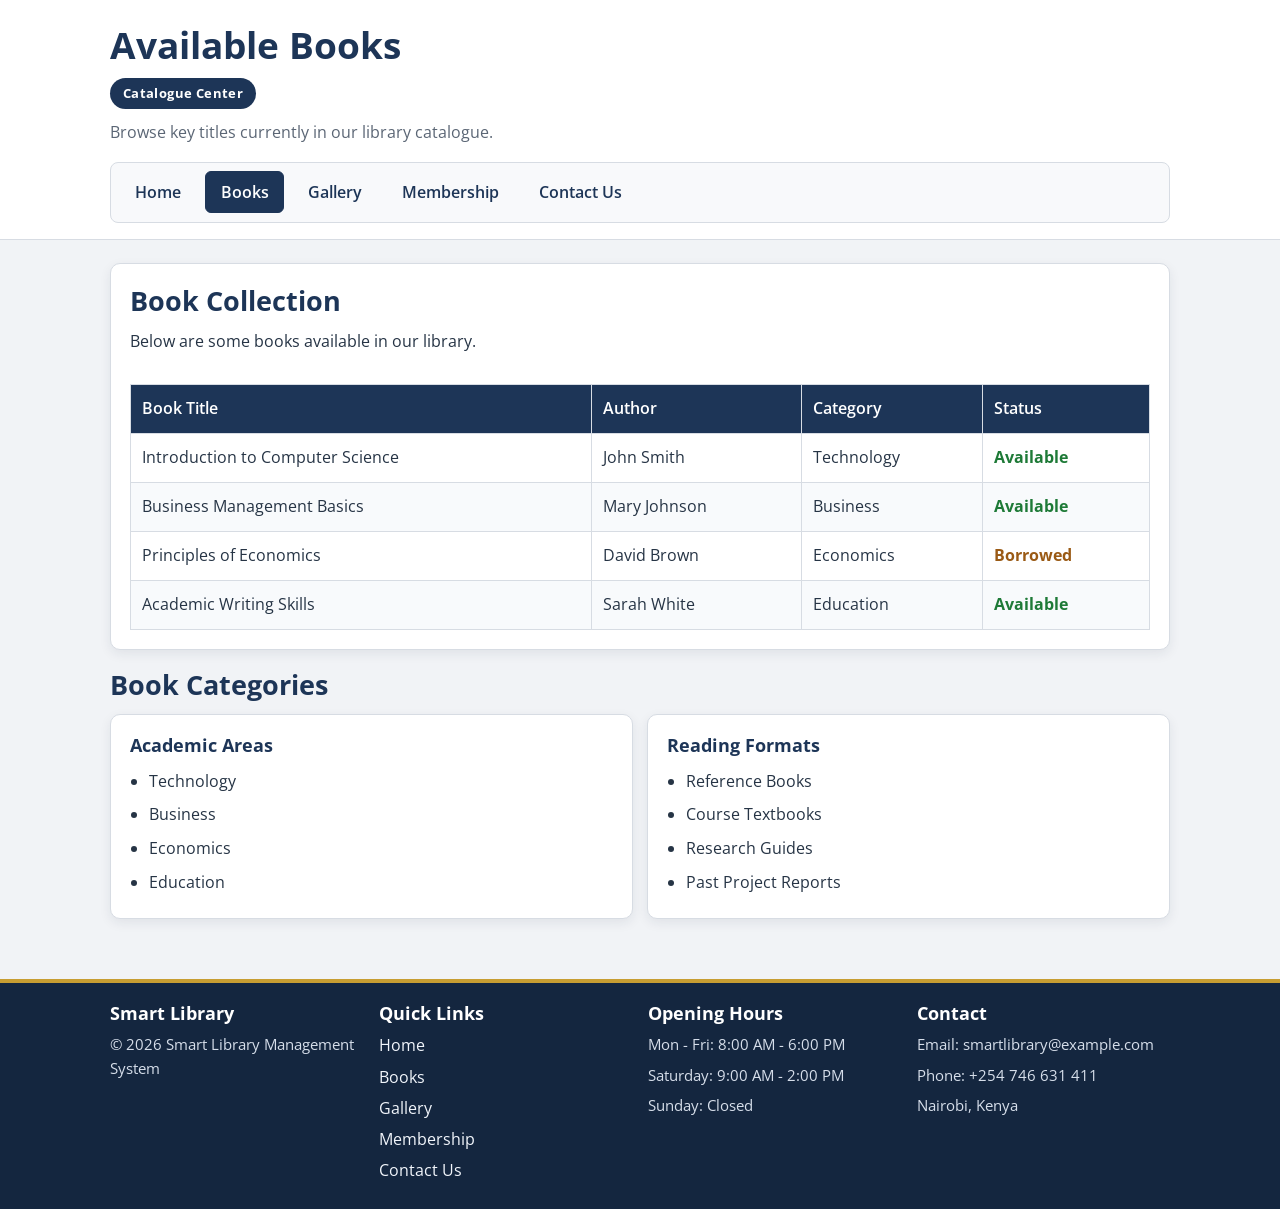
<file: books.html>
<!DOCTYPE html>
<html lang="en">
<head>
    <meta charset="UTF-8">
    <meta name="viewport" content="width=device-width, initial-scale=1.0">
    <title>Available Books</title>
    <link rel="stylesheet" href="styles.css">
</head>
<body>
    <header class="site-header">
        <div class="site-container">
            <h1>Available Books</h1>
            <p class="page-ribbon">Catalogue Center</p>
            <p class="intro-text">Browse key titles currently in our library catalogue.</p>

            <nav class="site-nav" aria-label="Main navigation">
                <a href="index.html">Home</a>
                <a class="active" href="books.html">Books</a>
                <a href="gallery.html">Gallery</a>
                <a href="membership.html">Membership</a>
                <a href="contact.html">Contact Us</a>
            </nav>
        </div>
    </header>

    <main class="site-container">
        <section class="content-card">
            <h2>Book Collection</h2>
            <p>Below are some books available in our library.</p>

            <div class="table-wrap">
                <table>
                    <thead>
                        <tr>
                            <th>Book Title</th>
                            <th>Author</th>
                            <th>Category</th>
                            <th>Status</th>
                        </tr>
                    </thead>
                    <tbody>
                        <tr>
                            <td>Introduction to Computer Science</td>
                            <td>John Smith</td>
                            <td>Technology</td>
                            <td><span class="status-available">Available</span></td>
                        </tr>
                        <tr>
                            <td>Business Management Basics</td>
                            <td>Mary Johnson</td>
                            <td>Business</td>
                            <td><span class="status-available">Available</span></td>
                        </tr>
                        <tr>
                            <td>Principles of Economics</td>
                            <td>David Brown</td>
                            <td>Economics</td>
                            <td><span class="status-borrowed">Borrowed</span></td>
                        </tr>
                        <tr>
                            <td>Academic Writing Skills</td>
                            <td>Sarah White</td>
                            <td>Education</td>
                            <td><span class="status-available">Available</span></td>
                        </tr>
                    </tbody>
                </table>
            </div>
        </section>

        <section>
            <h2>Book Categories</h2>
            <div class="feature-grid two-col">
                <article class="section-card">
                    <h3>Academic Areas</h3>
                    <ul class="category-list">
                        <li>Technology</li>
                        <li>Business</li>
                        <li>Economics</li>
                        <li>Education</li>
                    </ul>
                </article>

                <article class="section-card">
                    <h3>Reading Formats</h3>
                    <ul class="category-list">
                        <li>Reference Books</li>
                        <li>Course Textbooks</li>
                        <li>Research Guides</li>
                        <li>Past Project Reports</li>
                    </ul>
                </article>
            </div>
        </section>
    </main>

    <footer class="site-footer">
        <div class="site-container footer-grid">
            <section>
                <h3>Smart Library</h3>
                <p>&copy; 2026 Smart Library Management System</p>
            </section>

            <section>
                <h3>Quick Links</h3>
                <ul>
                    <li><a href="index.html">Home</a></li>
                    <li><a href="books.html">Books</a></li>
                    <li><a href="gallery.html">Gallery</a></li>
                    <li><a href="membership.html">Membership</a></li>
                    <li><a href="contact.html">Contact Us</a></li>
                </ul>
            </section>

            <section>
                <h3>Opening Hours</h3>
                <p>Mon - Fri: 8:00 AM - 6:00 PM</p>
                <p>Saturday: 9:00 AM - 2:00 PM</p>
                <p>Sunday: Closed</p>
            </section>

            <section>
                <h3>Contact</h3>
                <p>Email: smartlibrary@example.com</p>
                <p>Phone: +254 746 631 411</p>
                <p>Nairobi, Kenya</p>
            </section>
        </div>
    </footer>
</body>
</html>
</file>
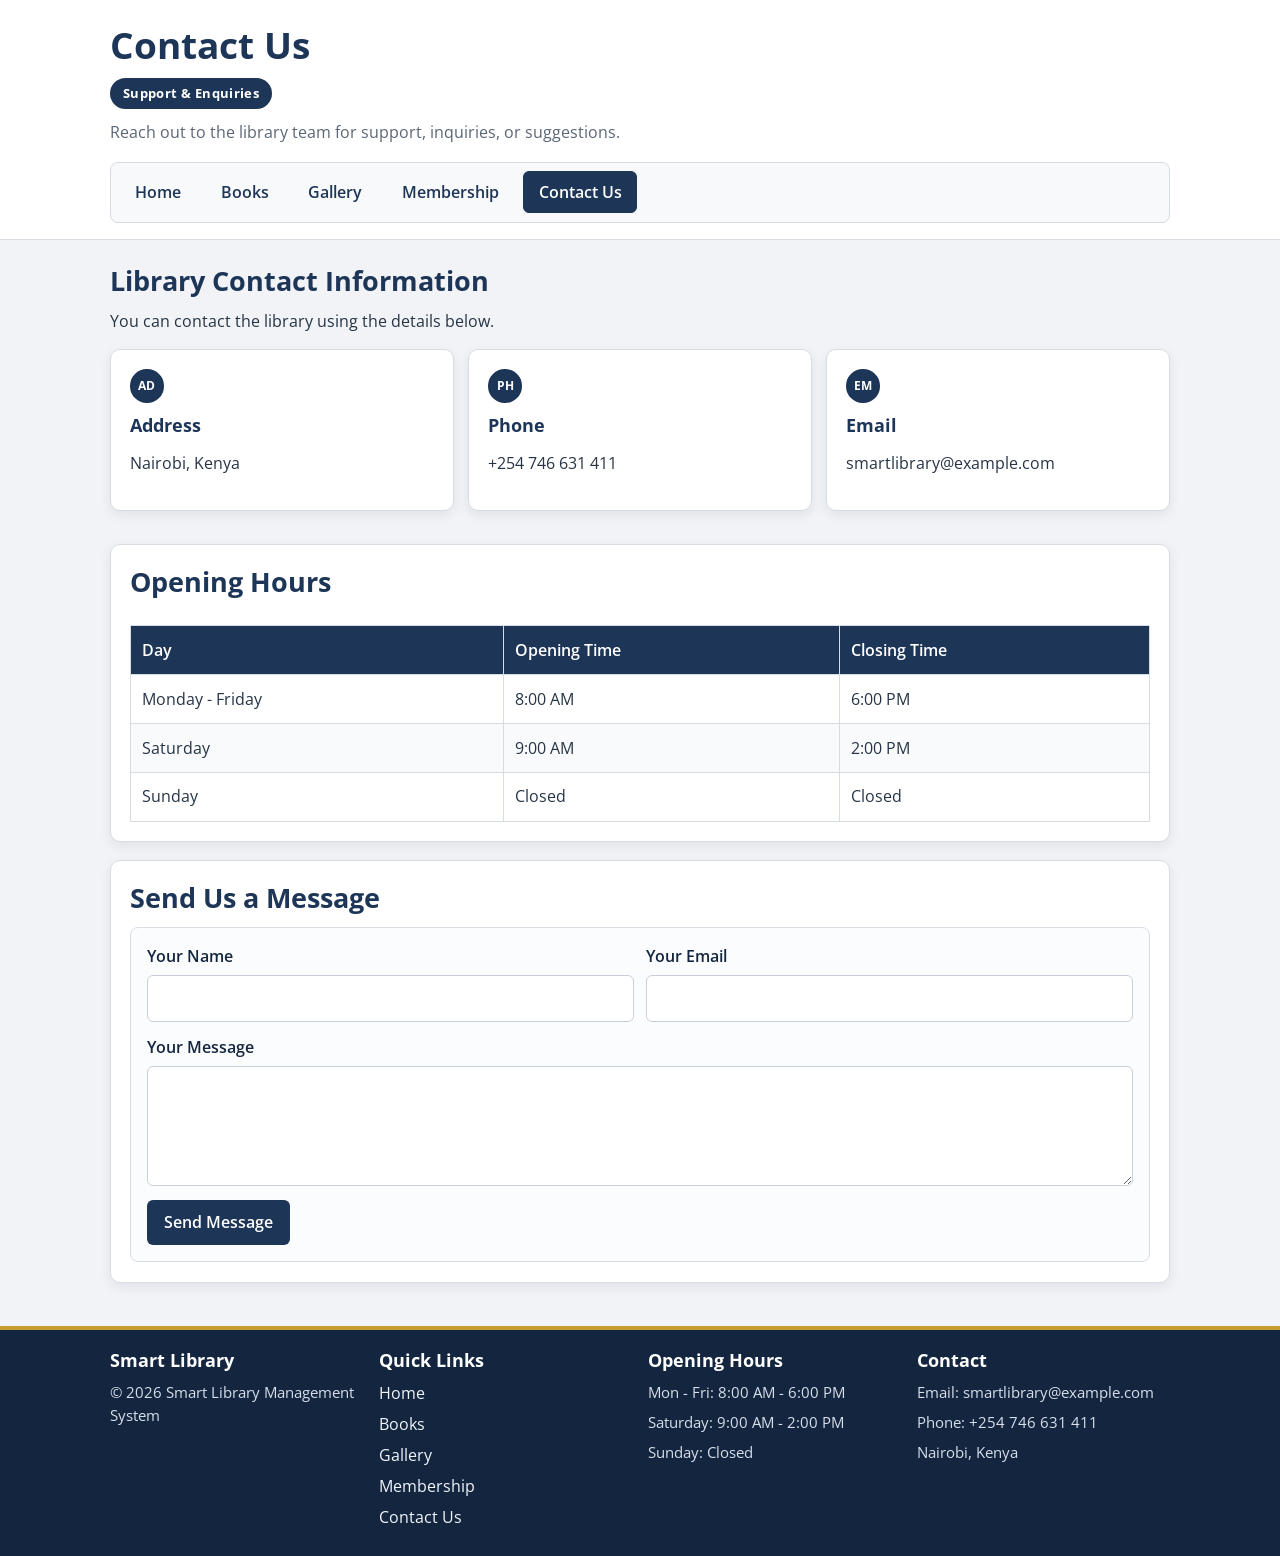
<file: contact.html>
<!DOCTYPE html>
<html lang="en">
<head>
    <meta charset="UTF-8">
    <meta name="viewport" content="width=device-width, initial-scale=1.0">
    <title>Contact Us</title>
    <link rel="stylesheet" href="styles.css">
</head>
<body>
    <header class="site-header">
        <div class="site-container">
            <h1>Contact Us</h1>
            <p class="page-ribbon">Support & Enquiries</p>
            <p class="intro-text">Reach out to the library team for support, inquiries, or suggestions.</p>

            <nav class="site-nav" aria-label="Main navigation">
                <a href="index.html">Home</a>
                <a href="books.html">Books</a>
                <a href="gallery.html">Gallery</a>
                <a href="membership.html">Membership</a>
                <a class="active" href="contact.html">Contact Us</a>
            </nav>
        </div>
    </header>

    <main class="site-container">
        <section>
            <h2>Library Contact Information</h2>
            <p>You can contact the library using the details below.</p>

            <div class="feature-grid three-col">
                <article class="section-card info-card">
                    <span class="icon-badge" aria-hidden="true">AD</span>
                    <h3>Address</h3>
                    <p>Nairobi, Kenya</p>
                </article>

                <article class="section-card info-card">
                    <span class="icon-badge" aria-hidden="true">PH</span>
                    <h3>Phone</h3>
                    <p>+254 746 631 411</p>
                </article>

                <article class="section-card info-card">
                    <span class="icon-badge" aria-hidden="true">EM</span>
                    <h3>Email</h3>
                    <p>smartlibrary@example.com</p>
                </article>
            </div>
        </section>

        <section class="content-card">
            <h2>Opening Hours</h2>
            <div class="table-wrap">
                <table>
                    <thead>
                        <tr>
                            <th>Day</th>
                            <th>Opening Time</th>
                            <th>Closing Time</th>
                        </tr>
                    </thead>
                    <tbody>
                        <tr>
                            <td>Monday - Friday</td>
                            <td>8:00 AM</td>
                            <td>6:00 PM</td>
                        </tr>
                        <tr>
                            <td>Saturday</td>
                            <td>9:00 AM</td>
                            <td>2:00 PM</td>
                        </tr>
                        <tr>
                            <td>Sunday</td>
                            <td>Closed</td>
                            <td>Closed</td>
                        </tr>
                    </tbody>
                </table>
            </div>
        </section>

        <section class="content-card">
            <h2>Send Us a Message</h2>
            <form action="#" method="post">
                <div class="form-grid">
                    <div class="form-group">
                        <label for="name">Your Name</label>
                        <input id="name" type="text" name="name" required>
                    </div>

                    <div class="form-group">
                        <label for="contact-email">Your Email</label>
                        <input id="contact-email" type="email" name="email" required>
                    </div>

                    <div class="form-group full">
                        <label for="message">Your Message</label>
                        <textarea id="message" name="message"></textarea>
                    </div>
                </div>

                <div class="form-actions">
                    <button type="submit">Send Message</button>
                </div>
            </form>
        </section>
    </main>

    <footer class="site-footer">
        <div class="site-container footer-grid">
            <section>
                <h3>Smart Library</h3>
                <p>&copy; 2026 Smart Library Management System</p>
            </section>

            <section>
                <h3>Quick Links</h3>
                <ul>
                    <li><a href="index.html">Home</a></li>
                    <li><a href="books.html">Books</a></li>
                    <li><a href="gallery.html">Gallery</a></li>
                    <li><a href="membership.html">Membership</a></li>
                    <li><a href="contact.html">Contact Us</a></li>
                </ul>
            </section>

            <section>
                <h3>Opening Hours</h3>
                <p>Mon - Fri: 8:00 AM - 6:00 PM</p>
                <p>Saturday: 9:00 AM - 2:00 PM</p>
                <p>Sunday: Closed</p>
            </section>

            <section>
                <h3>Contact</h3>
                <p>Email: smartlibrary@example.com</p>
                <p>Phone: +254 746 631 411</p>
                <p>Nairobi, Kenya</p>
            </section>
        </div>
    </footer>
</body>
</html>
</file>
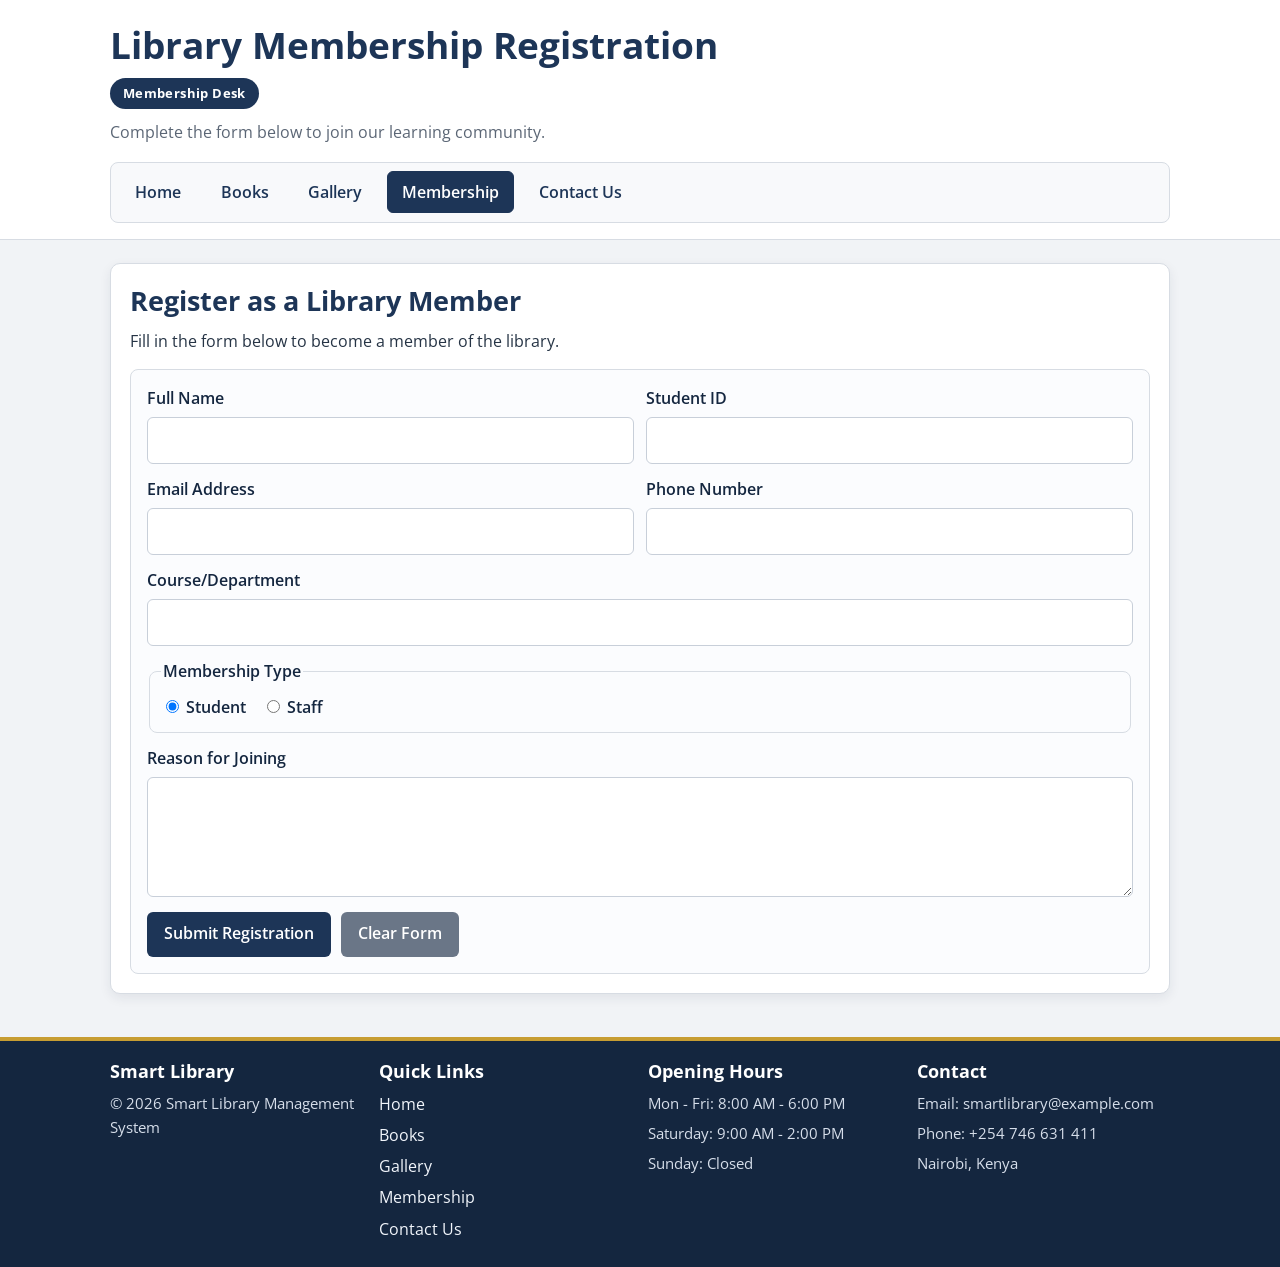
<file: membership.html>
<!DOCTYPE html>
<html lang="en">
<head>
    <meta charset="UTF-8">
    <meta name="viewport" content="width=device-width, initial-scale=1.0">
    <title>Library Membership</title>
    <link rel="stylesheet" href="styles.css">
</head>
<body>
    <header class="site-header">
        <div class="site-container">
            <h1>Library Membership Registration</h1>
            <p class="page-ribbon">Membership Desk</p>
            <p class="intro-text">Complete the form below to join our learning community.</p>

            <nav class="site-nav" aria-label="Main navigation">
                <a href="index.html">Home</a>
                <a href="books.html">Books</a>
                <a href="gallery.html">Gallery</a>
                <a class="active" href="membership.html">Membership</a>
                <a href="contact.html">Contact Us</a>
            </nav>
        </div>
    </header>

    <main class="site-container">
        <section class="content-card">
            <h2>Register as a Library Member</h2>
            <p>Fill in the form below to become a member of the library.</p>

            <form action="#" method="post">
                <div class="form-grid">
                    <div class="form-group">
                        <label for="fullname">Full Name</label>
                        <input id="fullname" type="text" name="fullname" required>
                    </div>

                    <div class="form-group">
                        <label for="studentid">Student ID</label>
                        <input id="studentid" type="text" name="studentid" required>
                    </div>

                    <div class="form-group">
                        <label for="email">Email Address</label>
                        <input id="email" type="email" name="email" required>
                    </div>

                    <div class="form-group">
                        <label for="phone">Phone Number</label>
                        <input id="phone" type="tel" name="phone">
                    </div>

                    <div class="form-group full">
                        <label for="course">Course/Department</label>
                        <input id="course" type="text" name="course">
                    </div>

                    <fieldset class="form-group full radio-group">
                        <legend>Membership Type</legend>
                        <div class="radio-row">
                            <label><input type="radio" name="membership" value="student" checked> Student</label>
                            <label><input type="radio" name="membership" value="staff"> Staff</label>
                        </div>
                    </fieldset>

                    <div class="form-group full">
                        <label for="reason">Reason for Joining</label>
                        <textarea id="reason" name="reason"></textarea>
                    </div>
                </div>

                <div class="form-actions">
                    <button type="submit">Submit Registration</button>
                    <button class="secondary" type="reset">Clear Form</button>
                </div>
            </form>
        </section>
    </main>

    <footer class="site-footer">
        <div class="site-container footer-grid">
            <section>
                <h3>Smart Library</h3>
                <p>&copy; 2026 Smart Library Management System</p>
            </section>

            <section>
                <h3>Quick Links</h3>
                <ul>
                    <li><a href="index.html">Home</a></li>
                    <li><a href="books.html">Books</a></li>
                    <li><a href="gallery.html">Gallery</a></li>
                    <li><a href="membership.html">Membership</a></li>
                    <li><a href="contact.html">Contact Us</a></li>
                </ul>
            </section>

            <section>
                <h3>Opening Hours</h3>
                <p>Mon - Fri: 8:00 AM - 6:00 PM</p>
                <p>Saturday: 9:00 AM - 2:00 PM</p>
                <p>Sunday: Closed</p>
            </section>

            <section>
                <h3>Contact</h3>
                <p>Email: smartlibrary@example.com</p>
                <p>Phone: +254 746 631 411</p>
                <p>Nairobi, Kenya</p>
            </section>
        </div>
    </footer>
</body>
</html>
</file>
<file: styles.css>
/* ==================================================
   SMART LIBRARY CSS LAB STYLESHEET
   One external stylesheet used across all pages
   ================================================== */

/* Google Font Import */
@import url("https://fonts.googleapis.com/css2?family=Open+Sans:wght@400;600;700&display=swap");

/* 1. Root Variables and Global Reset */
:root {
    --navy: #1d3557;
    --navy-dark: #14263f;
    --gold: #c79d32;
    --white: #ffffff;
    --light-grey: #f1f3f6;
    --mid-grey: #d7dce3;
    --text-main: #263445;
    --text-soft: #5b6675;
    --success: #1e7a37;
    --warning: #9a5a15;
    --shadow-soft: 0 4px 12px rgba(20, 38, 63, 0.08);
}

* {
    box-sizing: border-box;
}

html,
body {
    margin: 0;
    padding: 0;
}

body {
    font-family: "Open Sans", sans-serif;
    color: var(--text-main);
    background: var(--light-grey);
    line-height: 1.6;
}

.site-container {
    width: min(1060px, 92%);
    margin: 0 auto;
}

/* 2. Typography */
h1,
h2,
h3 {
    color: var(--navy);
    line-height: 1.3;
    margin-top: 0;
}

h1 {
    font-size: clamp(1.8rem, 4vw, 2.3rem);
    margin-bottom: 0.5rem;
}

h2 {
    font-size: clamp(1.35rem, 3vw, 1.7rem);
    margin-bottom: 0.7rem;
}

h3 {
    font-size: 1.1rem;
    margin-bottom: 0.5rem;
}

p {
    margin-top: 0;
    margin-bottom: 0.9rem;
    color: var(--text-main);
}

a {
    color: var(--navy);
}

a:hover {
    color: var(--gold);
}

/* 3. Header and Navigation */
.site-header {
    padding: 1.4rem 0 1rem;
    border-bottom: 1px solid var(--mid-grey);
    background: var(--white);
}

.intro-text {
    max-width: 760px;
    color: var(--text-soft);
}

.page-ribbon {
    display: inline-block;
    margin: 0 0 0.7rem;
    padding: 0.3rem 0.8rem;
    border-radius: 999px;
    background: var(--navy);
    color: var(--white);
    font-size: 0.82rem;
    font-weight: 700;
    letter-spacing: 0.03em;
}

.site-nav {
    display: flex;
    flex-wrap: wrap;
    gap: 0.55rem;
    margin-top: 1rem;
    padding: 0.55rem;
    border: 1px solid var(--mid-grey);
    border-radius: 8px;
    background: #f8f9fb;
}

.site-nav a {
    text-decoration: none;
    font-weight: 600;
    padding: 0.45rem 0.9rem;
    border-radius: 6px;
    border: 1px solid transparent;
    transition: background-color 0.25s ease, color 0.25s ease, border-color 0.25s ease;
}

.site-nav a:hover {
    background: #edf1f6;
    border-color: var(--mid-grey);
}

.site-nav a.active {
    background: var(--navy);
    color: var(--white);
    border-color: var(--navy);
}

/* 4. Layout Blocks and Cards */
main {
    padding: 1.4rem 0 0.4rem;
}

.content-card,
.section-card,
.hero-card {
    background: var(--white);
    border: 1px solid var(--mid-grey);
    border-radius: 10px;
    box-shadow: var(--shadow-soft);
    padding: 1.2rem;
    margin: 0 0 1.1rem;
}

.hero-card {
    display: grid;
    grid-template-columns: 1.2fr 0.8fr;
    gap: 1rem;
    align-items: center;
    background-image: linear-gradient(rgba(255, 255, 255, 0.94), rgba(255, 255, 255, 0.94)), url("images/library-bg.jpg");
    background-size: cover;
    background-position: center;
}

.hero-card img {
    width: 100%;
    max-width: 320px;
    justify-self: center;
    border-radius: 8px;
    border: 1px solid var(--mid-grey);
}

.button-row {
    display: flex;
    flex-wrap: wrap;
    gap: 0.55rem;
    margin-top: 0.7rem;
}

.feature-grid {
    display: grid;
    gap: 0.9rem;
    margin-bottom: 1rem;
}

.feature-grid.two-col {
    grid-template-columns: repeat(2, minmax(0, 1fr));
}

.feature-grid.three-col {
    grid-template-columns: repeat(3, minmax(0, 1fr));
}

.info-card {
    display: flex;
    flex-direction: column;
    gap: 0.35rem;
}

.icon-badge {
    display: inline-flex;
    align-items: center;
    justify-content: center;
    width: 2.1rem;
    height: 2.1rem;
    border-radius: 50%;
    background: var(--navy);
    color: var(--white);
    font-weight: 700;
    font-size: 0.78rem;
    margin-bottom: 0.35rem;
}

.stats-strip {
    display: grid;
    grid-template-columns: repeat(4, minmax(0, 1fr));
    gap: 0.75rem;
}

.stat-pill {
    border: 1px solid var(--mid-grey);
    border-radius: 8px;
    background: #fcfcfd;
    padding: 0.8rem;
    text-align: center;
}

.stat-pill h3 {
    margin-bottom: 0.25rem;
    color: var(--navy-dark);
}

.stat-pill p {
    margin-bottom: 0;
    color: var(--text-soft);
    font-size: 0.92rem;
}

.category-list {
    margin: 0;
    padding-left: 1.15rem;
}

.category-list li {
    padding: 0.25rem 0;
}

/* 5. Tables */
.table-wrap {
    overflow-x: auto;
}

table {
    width: 100%;
    border-collapse: collapse;
    background: var(--white);
    margin-top: 0.9rem;
}

th,
td {
    border: 1px solid var(--mid-grey);
    padding: 0.7rem;
    text-align: left;
}

th {
    background: var(--navy);
    color: var(--white);
    font-weight: 600;
}

tbody tr:nth-child(even) {
    background: #f8fafc;
}

tbody tr:hover {
    background: #edf3fb;
    transition: background-color 0.2s ease;
}

.status-available {
    color: var(--success);
    font-weight: 700;
}

.status-borrowed {
    color: var(--warning);
    font-weight: 700;
}

/* 6. Forms */
form {
    background: #fbfcfe;
    border: 1px solid var(--mid-grey);
    border-radius: 8px;
    padding: 1rem;
}

.form-grid {
    display: grid;
    grid-template-columns: repeat(2, minmax(0, 1fr));
    gap: 0.8rem;
}

.form-group {
    display: flex;
    flex-direction: column;
    gap: 0.35rem;
}

.form-group.full {
    grid-column: 1 / -1;
}

label,
legend {
    font-weight: 600;
    color: var(--navy-dark);
}

.radio-group {
    border: 1px solid var(--mid-grey);
    border-radius: 8px;
    padding: 0.7rem;
}

.radio-row {
    display: flex;
    flex-wrap: wrap;
    gap: 1rem;
}

input,
textarea,
button {
    font: inherit;
}

input[type="text"],
input[type="email"],
input[type="tel"],
textarea {
    width: 100%;
    border: 1px solid #c8cfd9;
    border-radius: 6px;
    padding: 0.6rem;
    background: var(--white);
}

textarea {
    min-height: 120px;
    resize: vertical;
}

input:focus,
textarea:focus {
    outline: 2px solid rgba(29, 53, 87, 0.2);
    border-color: var(--navy);
}

.form-actions {
    margin-top: 0.9rem;
    display: flex;
    flex-wrap: wrap;
    gap: 0.6rem;
}

/* 7. Buttons */
button,
.btn-link {
    display: inline-block;
    border: 1px solid transparent;
    border-radius: 6px;
    padding: 0.55rem 1rem;
    text-decoration: none;
    cursor: pointer;
    font-weight: 600;
    background: var(--navy);
    color: var(--white);
    transition: background-color 0.2s ease, transform 0.2s ease;
}

button:hover,
.btn-link:hover {
    background: var(--navy-dark);
    color: var(--white);
    transform: translateY(-1px);
}

button.secondary,
.btn-link.secondary {
    background: #6a7687;
}

button.secondary:hover,
.btn-link.secondary:hover {
    background: #556170;
}

/* 8. Gallery Flip Cards */
.gallery-grid {
    display: grid;
    grid-template-columns: repeat(2, minmax(0, 1fr));
    gap: 1rem;
}

.flip-card {
    perspective: 1000px;
    height: 300px;
}

.flip-card-inner {
    position: relative;
    width: 100%;
    height: 100%;
    transform-style: preserve-3d;
    transition: transform 0.7s ease;
}

.flip-card:hover .flip-card-inner,
.flip-card:focus .flip-card-inner,
.flip-card:focus-within .flip-card-inner {
    transform: rotateY(180deg);
}

.flip-card-front,
.flip-card-back {
    position: absolute;
    width: 100%;
    height: 100%;
    top: 0;
    left: 0;
    backface-visibility: hidden;
    border-radius: 10px;
    border: 1px solid var(--mid-grey);
    overflow: hidden;
    box-shadow: var(--shadow-soft);
}

.flip-card-front {
    display: flex;
    flex-direction: column;
    margin: 0;
    background: var(--white);
}

.flip-card-front img {
    width: 100%;
    height: 78%;
    object-fit: cover;
}

.flip-card-front figcaption {
    padding: 0.65rem;
    font-weight: 700;
    color: var(--navy);
}

.flip-card-back {
    transform: rotateY(180deg);
    background: var(--navy);
    color: var(--white);
    padding: 1rem;
    display: flex;
    flex-direction: column;
    justify-content: center;
}

.flip-card-back h3,
.flip-card-back p {
    color: var(--white);
}

/* 9. Footer */
.site-footer {
    margin-top: 1.2rem;
    border-top: 4px solid var(--gold);
    background: var(--navy-dark);
    color: #e8edf5;
    padding: 1.2rem 0;
}

.footer-grid {
    display: grid;
    grid-template-columns: repeat(4, minmax(0, 1fr));
    gap: 1rem;
}

.site-footer h3 {
    color: var(--white);
    margin-bottom: 0.55rem;
}

.site-footer p {
    color: #d6deea;
    margin-bottom: 0.4rem;
    font-size: 0.93rem;
}

.site-footer ul {
    list-style: none;
    margin: 0;
    padding: 0;
}

.site-footer li {
    margin-bottom: 0.35rem;
}

.site-footer a {
    color: #f1f5fb;
    text-decoration: none;
}

.site-footer a:hover {
    color: var(--gold);
}

/* 10. Responsive Media Queries */
@media (max-width: 900px) {
    .feature-grid.three-col,
    .footer-grid {
        grid-template-columns: repeat(2, minmax(0, 1fr));
    }

    .hero-card {
        grid-template-columns: 1fr;
    }

    .hero-content {
        order: 2;
    }

    .hero-card img {
        order: 1;
        max-width: 360px;
    }

    .stats-strip {
        grid-template-columns: repeat(2, minmax(0, 1fr));
    }
}

@media (max-width: 700px) {
    .feature-grid.two-col,
    .feature-grid.three-col,
    .form-grid,
    .gallery-grid,
    .footer-grid,
    .stats-strip {
        grid-template-columns: 1fr;
    }

    .site-nav a {
        flex: 1 1 100%;
        text-align: center;
    }
}
</file>
